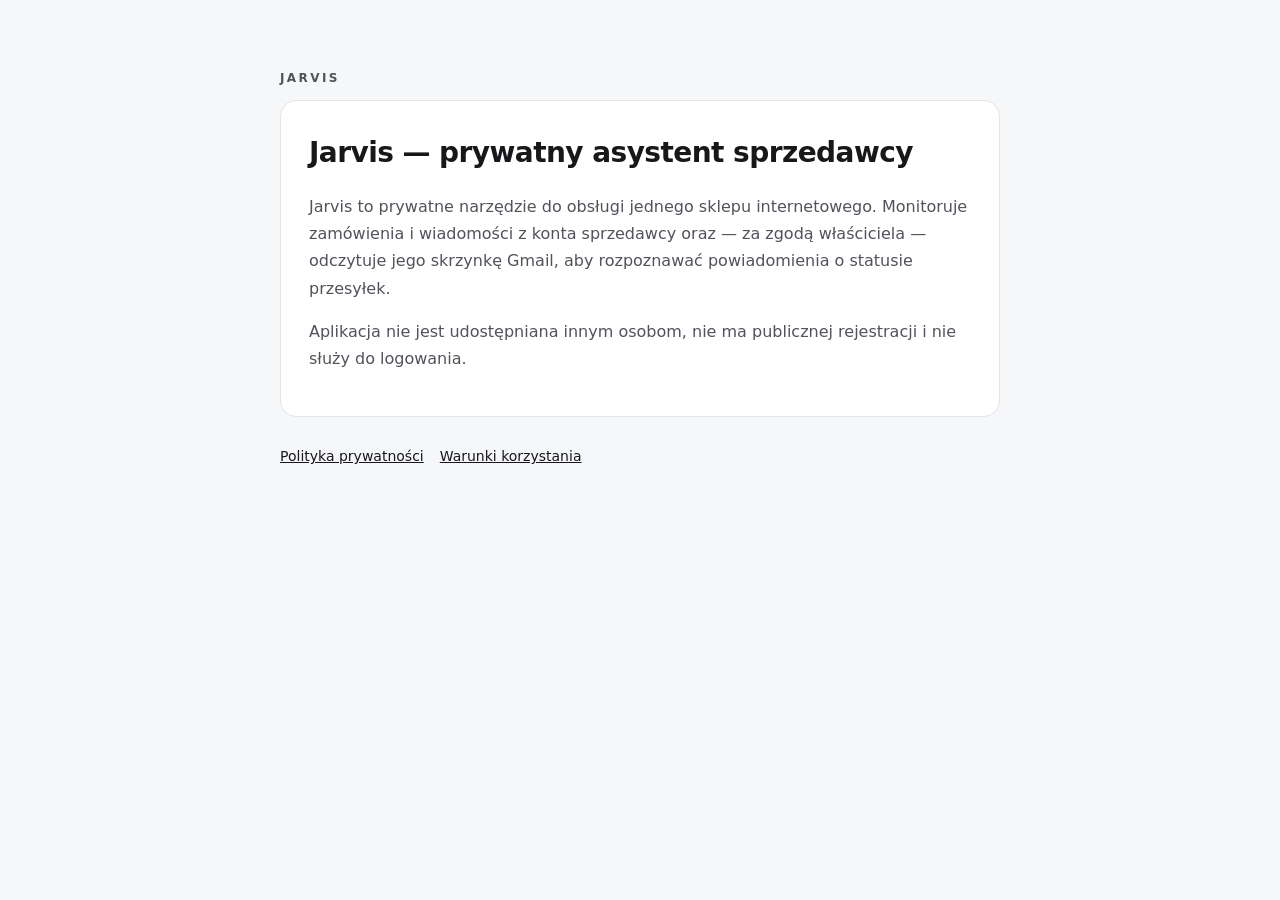
<file: index.html>
<!doctype html>
<html lang="pl"><head><meta charset="utf-8"><meta name="viewport" content="width=device-width,initial-scale=1">
<title>Jarvis</title><link rel="stylesheet" href="style.css"></head>
<body><main>
<p class="brand">JARVIS</p>
<div class="card">
<h1>Jarvis — prywatny asystent sprzedawcy</h1>
<p>Jarvis to prywatne narzędzie do obsługi jednego sklepu internetowego. Monitoruje zamówienia i wiadomości z konta sprzedawcy oraz — za zgodą właściciela — odczytuje jego skrzynkę Gmail, aby rozpoznawać powiadomienia o statusie przesyłek.</p>
<p>Aplikacja nie jest udostępniana innym osobom, nie ma publicznej rejestracji i nie służy do logowania.</p>
</div>
<nav><a href="privacy.html">Polityka prywatności</a><a href="terms.html">Warunki korzystania</a></nav>
</main></body></html>
</file>
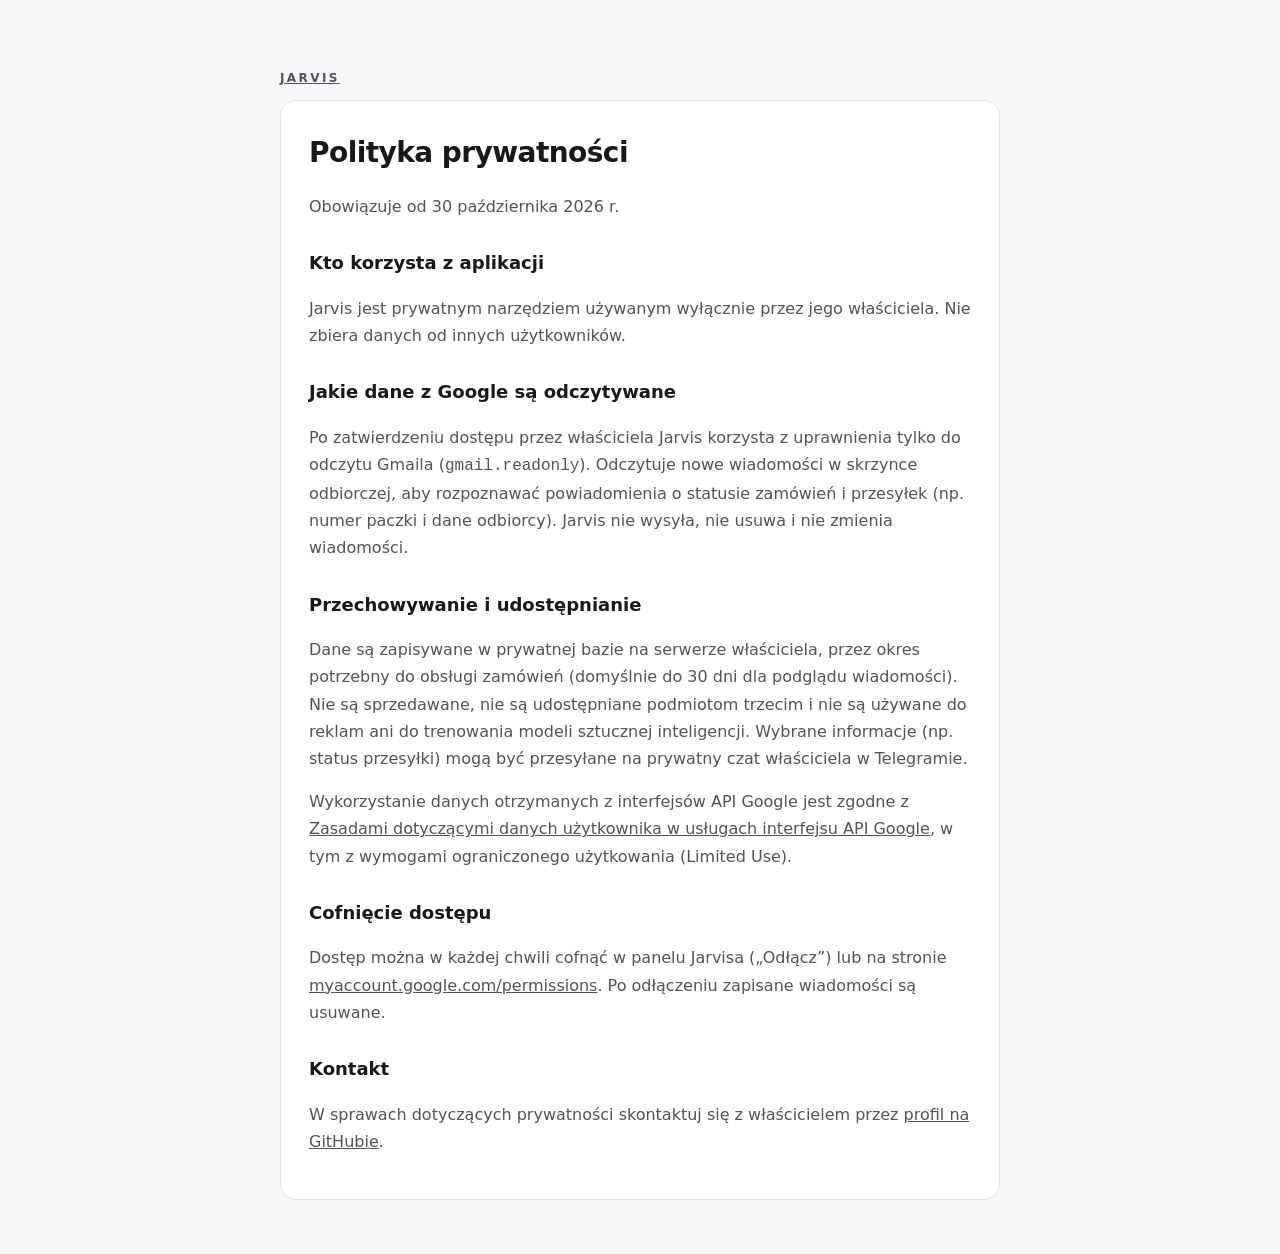
<file: privacy.html>
<!doctype html>
<html lang="pl"><head><meta charset="utf-8"><meta name="viewport" content="width=device-width,initial-scale=1">
<title>Polityka prywatności — Jarvis</title><link rel="stylesheet" href="style.css"></head>
<body><main>
<p class="brand"><a href="./">JARVIS</a></p>
<div class="card">
<h1>Polityka prywatności</h1>
<p>Obowiązuje od 30 października 2026 r.</p>
<h2>Kto korzysta z aplikacji</h2>
<p>Jarvis jest prywatnym narzędziem używanym wyłącznie przez jego właściciela. Nie zbiera danych od innych użytkowników.</p>
<h2>Jakie dane z Google są odczytywane</h2>
<p>Po zatwierdzeniu dostępu przez właściciela Jarvis korzysta z uprawnienia tylko do odczytu Gmaila (<code>gmail.readonly</code>). Odczytuje nowe wiadomości w skrzynce odbiorczej, aby rozpoznawać powiadomienia o statusie zamówień i przesyłek (np. numer paczki i dane odbiorcy). Jarvis nie wysyła, nie usuwa i nie zmienia wiadomości.</p>
<h2>Przechowywanie i udostępnianie</h2>
<p>Dane są zapisywane w prywatnej bazie na serwerze właściciela, przez okres potrzebny do obsługi zamówień (domyślnie do 30 dni dla podglądu wiadomości). Nie są sprzedawane, nie są udostępniane podmiotom trzecim i nie są używane do reklam ani do trenowania modeli sztucznej inteligencji. Wybrane informacje (np. status przesyłki) mogą być przesyłane na prywatny czat właściciela w Telegramie.</p>
<p>Wykorzystanie danych otrzymanych z interfejsów API Google jest zgodne z <a href="https://developers.google.com/terms/api-services-user-data-policy">Zasadami dotyczącymi danych użytkownika w usługach interfejsu API Google</a>, w tym z wymogami ograniczonego użytkowania (Limited Use).</p>
<h2>Cofnięcie dostępu</h2>
<p>Dostęp można w każdej chwili cofnąć w panelu Jarvisa („Odłącz”) lub na stronie <a href="https://myaccount.google.com/permissions">myaccount.google.com/permissions</a>. Po odłączeniu zapisane wiadomości są usuwane.</p>
<h2>Kontakt</h2>
<p>W sprawach dotyczących prywatności skontaktuj się z właścicielem przez <a href="https://github.com/michumichu1233">profil na GitHubie</a>.</p>
</div>
</main></body></html>
</file>
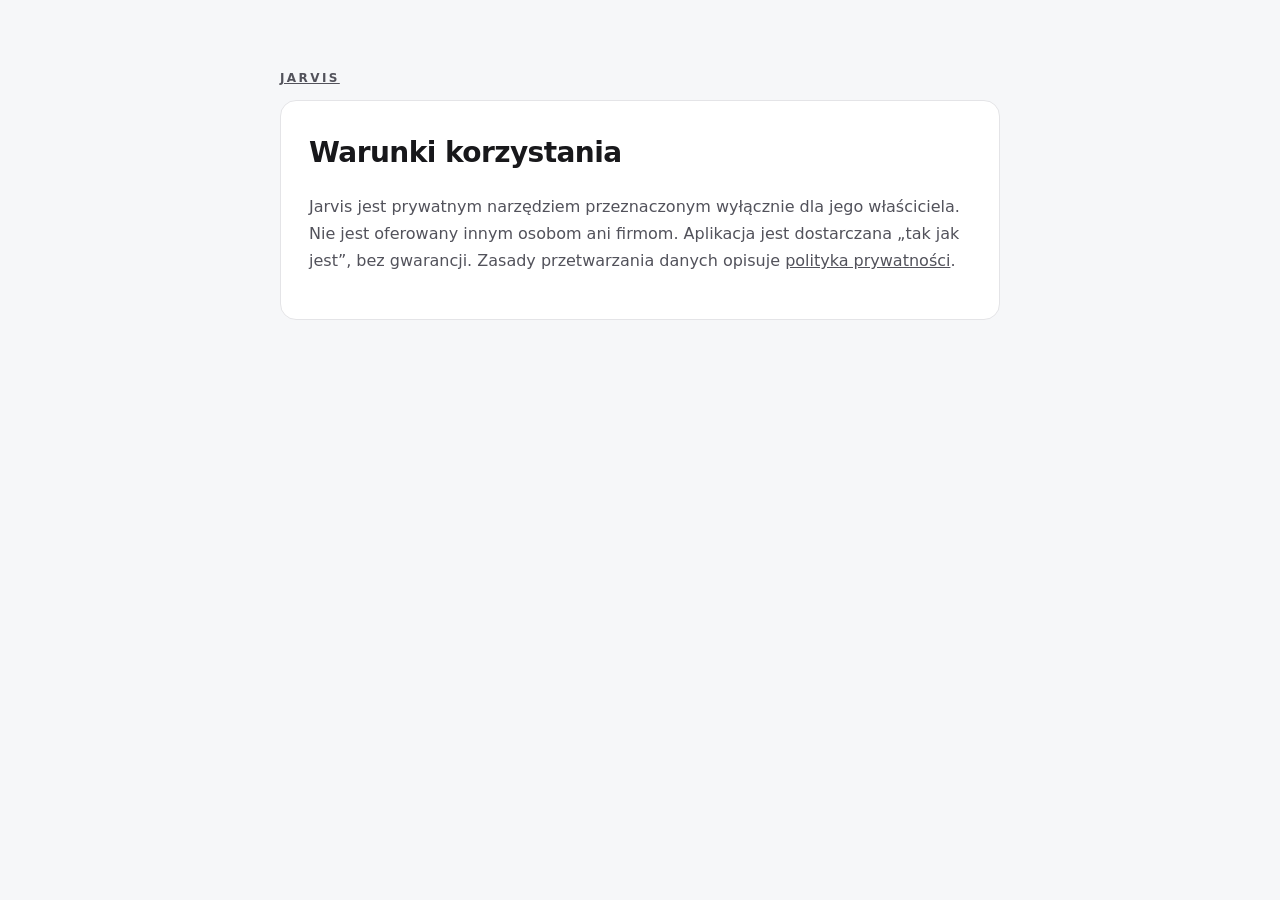
<file: terms.html>
<!doctype html>
<html lang="pl"><head><meta charset="utf-8"><meta name="viewport" content="width=device-width,initial-scale=1">
<title>Warunki korzystania — Jarvis</title><link rel="stylesheet" href="style.css"></head>
<body><main>
<p class="brand"><a href="./">JARVIS</a></p>
<div class="card">
<h1>Warunki korzystania</h1>
<p>Jarvis jest prywatnym narzędziem przeznaczonym wyłącznie dla jego właściciela. Nie jest oferowany innym osobom ani firmom. Aplikacja jest dostarczana „tak jak jest”, bez gwarancji. Zasady przetwarzania danych opisuje <a href="privacy.html">polityka prywatności</a>.</p>
</div>
</main></body></html>
</file>
<file: style.css>
:root{color-scheme:light dark;--bg:#f6f7f9;--fg:#18181b;--muted:#52525b;--card:#fff;--line:#e4e4e7}
@media (prefers-color-scheme:dark){:root{--bg:#18181b;--fg:#f4f4f5;--muted:#a1a1aa;--card:#27272a;--line:#3f3f46}}
body{margin:0;background:var(--bg);color:var(--fg);font:16px/1.7 system-ui,-apple-system,"Segoe UI",sans-serif}
main{max-width:720px;margin:0 auto;padding:56px 20px}
.card{background:var(--card);border:1px solid var(--line);border-radius:16px;padding:28px}
h1{font-size:28px;letter-spacing:-.02em;margin:0 0 12px}h2{font-size:18px;margin:28px 0 6px}
p,li{color:var(--muted)}a{color:inherit}.brand{font-size:12px;font-weight:600;letter-spacing:.2em;color:var(--muted)}
nav{margin-top:28px;font-size:14px}nav a{margin-right:16px}
</file>
